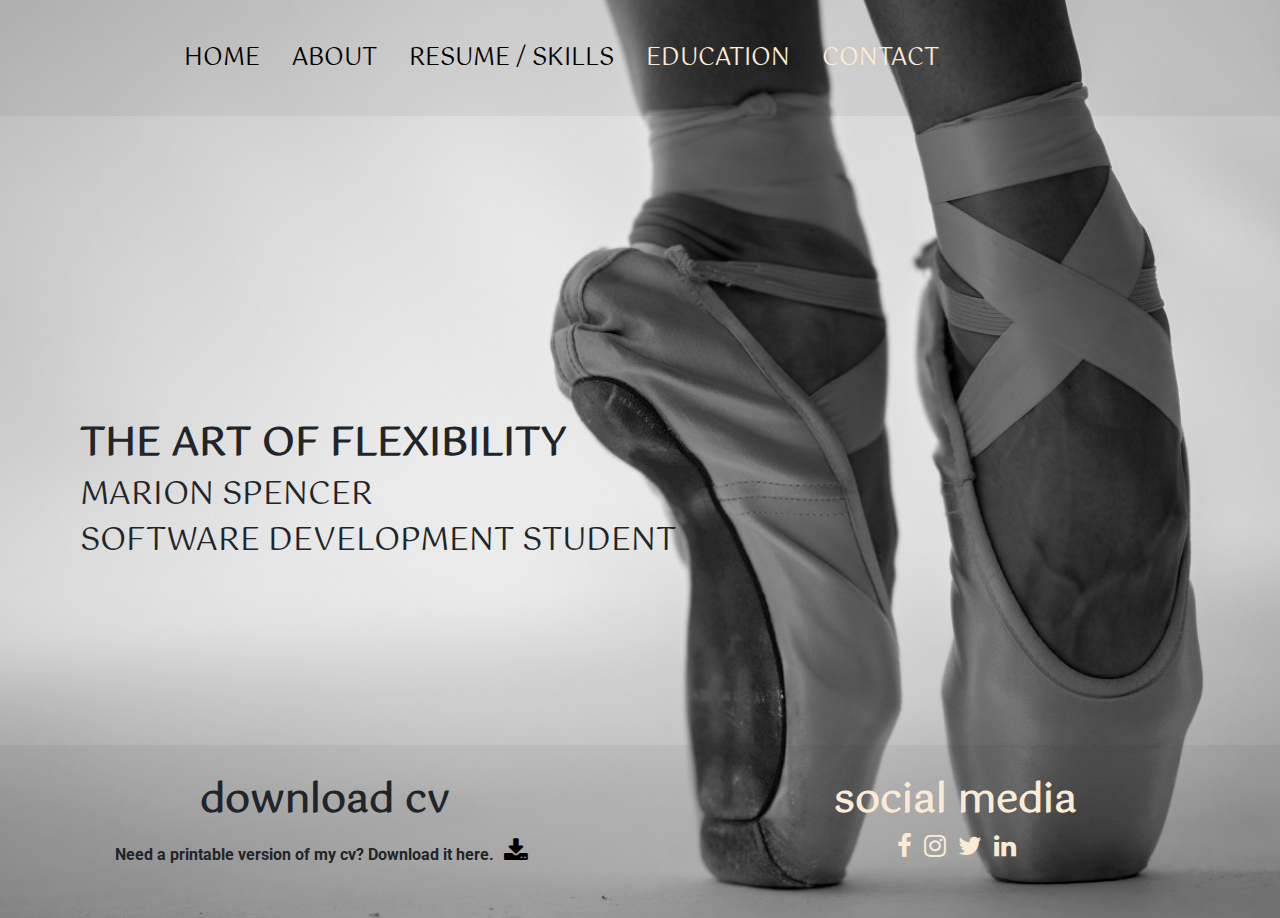
<file: index.html>
<!DOCTYPE html>
<html lang="en">

<head>
	<meta charset="UTF-8">
	<meta name="viewport" content="width=device-width, initial-scale=1.0, shrink-to-fit=no">
	<meta http-equiv="X-UA-Compatible" content="ie=edge">

	<link rel="stylesheet" href="https://stackpath.bootstrapcdn.com/font-awesome/4.7.0/css/font-awesome.min.css">
	<link rel="stylesheet" href="https://stackpath.bootstrapcdn.com/bootstrap/4.4.1/css/bootstrap.min.css" integrity="sha384-Vkoo8x4CGsO3+Hhxv8T/Q5PaXtkKtu6ug5TOeNV6gBiFeWPGFN9MuhOf23Q9Ifjh" crossorigin="anonymous">
	<link rel="stylesheet" href="assets/style.css">
	<title>The Art of Flexibility</title>
</head>

<body>
	<header class="container-fluid" id="home-page">
		<div class="col-sm cv-item">
			<nav class="nav-cv-item d-none d-md-block">
				<ul class="nav test">
					<li class="nav-item uppercase">
						<a class="nav-link b" href="index.html">home</a>
					</li>
					<li class="nav-item uppercase">
						<a class="nav-link b " href="about.html">about</a>
					</li>
					<li class="nav-item uppercase">
						<a class="nav-link b" href="resume.html">resume / skills</a>
					</li>
					<li class="nav-item uppercase">
						<a class="nav-link c" href="education.html">education</a>
					</li>
					<li class="nav-item uppercase">
						<a class="nav-link c" href="contact.html">contact</a>
					</li>
				</ul>
			</nav>
		</div>

		<! adding a dropdown-menu for small devices ->

			<div class="mr-2 d-block d-sm-none">
				<div class="dropdown">
					<a class="btn btn-secondary dropdown-toggle" href="#" role="button" id="dropdownMenuLink" data-toggle="dropdown" aria-haspopup="true" aria-expanded="false">
						Home
					</a>

					<div class="dropdown-menu" aria-labelledby="dropdownMenuLink">
						<a class="dropdown-item" href="about.html">about</a>
						<a class="dropdown-item" href="resume.html">resume</a>
						<a class="dropdown-item" href="education.html">education</a>
						<a class="dropdown-item" href="contact.html">contact</a>
					</div>
				</div>
			</div>
	</header>

	<! simple introduction for the landing page-->

		<section class="container-fluid ">
			<div class="row presentation-page">
				<div class=" col-12 presentation-title ">
					<h1 class="uppercase">the art of flexibility</h1>
					<h2 class="uppercase">marion spencer</h2>
					<h2 class="uppercase">software development student</h2>
				</div>
			</div>
		</section>

		<! the start of the footer-->

			<footer>
				<div class="row footer-position">
					<div class="col-12 col-md-6 download-cv footer-page">
						<h1>download cv</h1>
						<p class="inline-block">
							Need a printable version of my cv? Download it here.
							<a href="assets/cv/Curriculum%20vitae%20pdf.pdf" target="_blank" class="cv-pdf">
								<i class="fa fa-download" aria-hidden="true"></i>
								<span class="sr-only">Download Link</span>
							</a>
						</p>
					</div>

					<div class="col-12 col-md-6 c social-media footer-page">
						<h1>social media</h1>
						<ul class="list-inline social-links">
							<li class="list-inline-item">
								<a target="_blank" href="#">
									<i class="fa fa-facebook" aria-hidden="true"></i>
									<span class="sr-only">Facebook</span>
								</a>
							</li>
							<li class="list-inline-item">
								<a target="_blank" href="#">
									<i class="fa fa-instagram" aria-hidden="true"></i>
									<span class="sr-only">Instagram</span>
								</a>
							</li>
							<li class="list-inline-item">
								<a target="_blank" href="#">
									<i class="fa fa-twitter" aria-hidden="true"></i>
									<span class="sr-only">Twitter</span>
								</a>
							</li>
							<li class="list-inline-item">
								<a target="_blank" href="#">
									<i class="fa fa-linkedin" aria-hidden="true"></i>
									<span class="sr-only">Linkedin</span>
								</a>
							</li>
						</ul>
					</div>
				</div>


			</footer>
			<script src="https://ajax.googleapis.com/ajax/libs/jquery/3.4.1/jquery.min.js"></script>
			<script src="https://stackpath.bootstrapcdn.com/bootstrap/4.4.1/js/bootstrap.min.js" integrity="sha384-wfSDF2E50Y2D1uUdj0O3uMBJnjuUD4Ih7YwaYd1iqfktj0Uod8GCExl3Og8ifwB6" crossorigin="anonymous"></script>
</body></html>
</file>
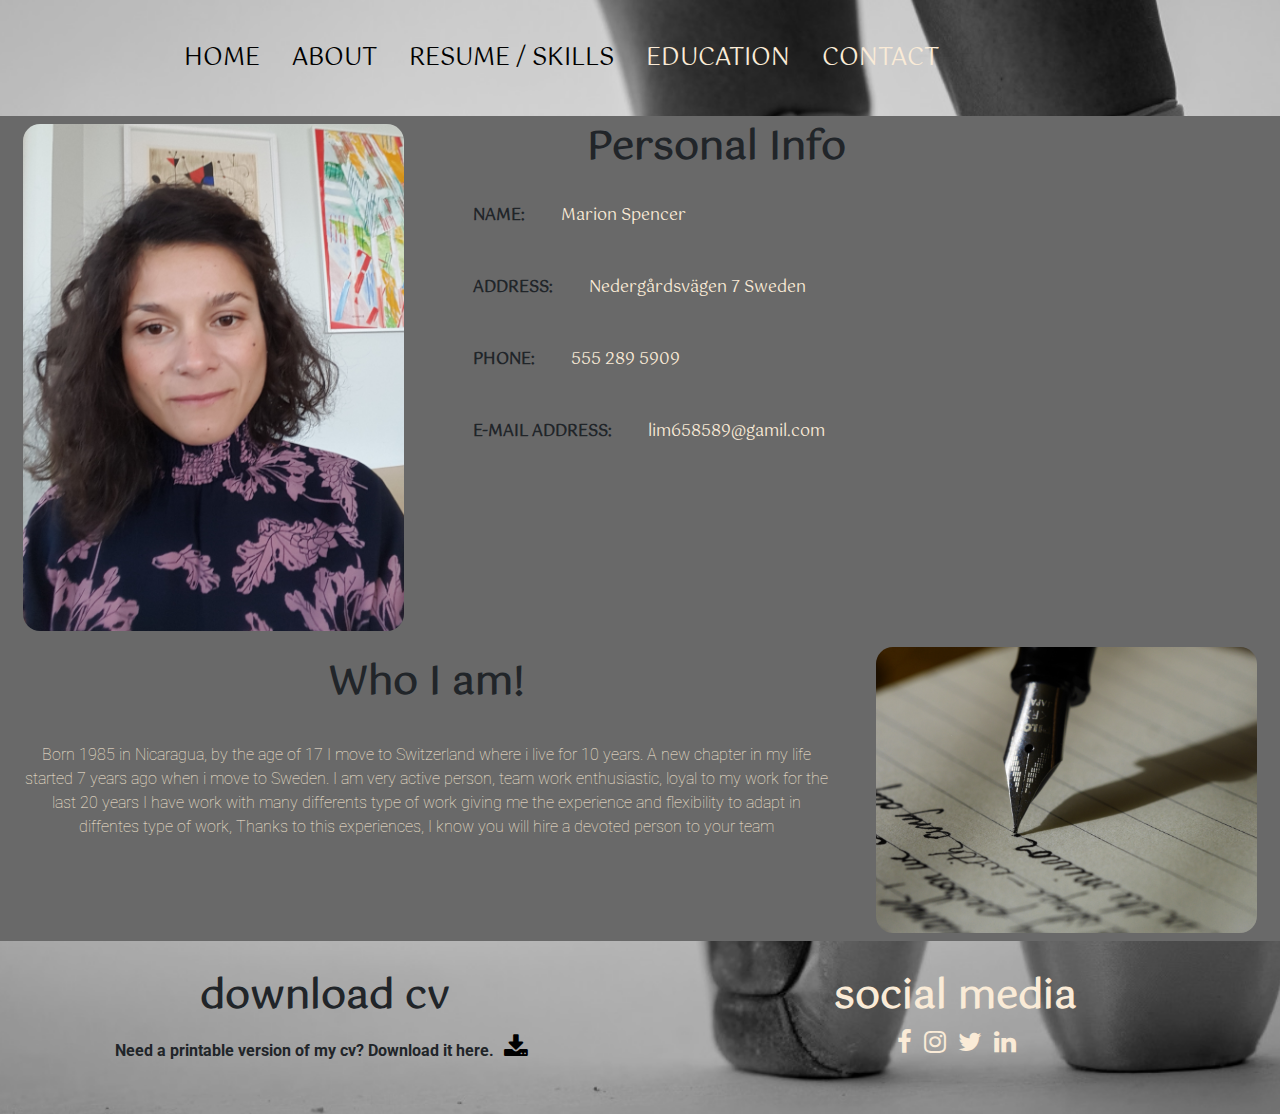
<file: about.html>
<!DOCTYPE html>
<html lang="en">

<head>
	<meta charset="UTF-8">
	<meta name="viewport" content="width=device-width, initial-scale=1.0">
	<meta http-equiv="X-UA-Compatible" content="ie=edge">
	<link rel="stylesheet" href="https://maxcdn.bootstrapcdn.com/bootstrap/4.2.1/css/bootstrap.min.css" type="text/css" />
	<link rel="stylesheet" href="https://stackpath.bootstrapcdn.com/font-awesome/4.7.0/css/font-awesome.min.css">
	<link rel="stylesheet" href="https://stackpath.bootstrapcdn.com/bootstrap/4.4.1/css/bootstrap.min.css" integrity="sha384-Vkoo8x4CGsO3+Hhxv8T/Q5PaXtkKtu6ug5TOeNV6gBiFeWPGFN9MuhOf23Q9Ifjh" crossorigin="anonymous">
	<link rel="stylesheet" href="assets/style.css">
	<title>The Art of Flexibility</title>
</head>

<body>
	<header class="container-fluid" id="home-page">
		<div class="col-sm cv-item">
			<nav class="nav-cv-item d-none d-md-block">
				<ul class="nav test">
					<li class="nav-item uppercase">
						<a class="nav-link b" href="index.html">home</a>
					</li>
					<li class="nav-item uppercase">
						<a class="nav-link b " href="about.html">about</a>
					</li>
					<li class="nav-item uppercase">
						<a class="nav-link b" href="resume.html">resume / skills</a>
					</li>
					<li class="nav-item uppercase">
						<a class="nav-link c" href="education.html">education</a>
					</li>
					<li class="nav-item uppercase">
						<a class="nav-link c" href="contact.html">contact</a>
					</li>
				</ul>
			</nav>
		</div>
		<! the dropdown-menu for small devices->

			<div class="mr-2 d-block d-sm-none">
				<div class="dropdown">
					<a class="btn btn-secondary dropdown-toggle" href="#" role="button" id="dropdownMenuLink" data-toggle="dropdown" aria-haspopup="true" aria-expanded="false">
						Home
					</a>
					<div class="dropdown-menu" aria-labelledby="dropdownMenuLink">
						<a class="dropdown-item" href="about.html">about</a>
						<a class="dropdown-item" href="resume.html">resume</a>
						<a class="dropdown-item" href="education.html">education</a>
						<a class="dropdown-item" href="contact.html">contact</a>
					</div>
				</div>
			</div>
	</header>

	<! the container section for the about page->

		<section class="container-fluid ">
			<div class="row about-content-page">
				<div class="col-md-4 about-picture about-title d-none d-md-block">
					<img src="assets/images/profiek-pic.jpg" alt="">
				</div>

				<div class="col-12 col-md-8 about-title">
					<div class="about-personal-info">
						<div class="col-md-8 ">
							<div class="col-12 info-item-title">
								<h1>Personal Info</h1>
							</div>

							<div class="d-none d-md-block">
								<div class="personal-info-item">
									<div class="key">
										<p class="uppercase"> Name: </p>
									</div>
									<div class="value">
										<p>Marion Spencer</p>
									</div>
								</div>
								<div class="personal-info-item">
									<div class="key">
										<p class="uppercase"> Address: </p>
									</div>
									<div class="value">
										<p>Nedergårdsvägen 7 Sweden</p>
									</div>
								</div>
								<div class="personal-info-item">
									<div class="key">
										<p class="uppercase"> Phone: </p>
									</div>
									<div class="value">
										<p> 555 289 5909 </p>
									</div>
								</div>
								<div class="personal-info-item">
									<div class="key">
										<p class="uppercase"> E-mail address: </p>
									</div>
									<div class="value">
										<p>lim658589@gamil.com</p>
									</div>
								</div>
							</div>

							<div class="mr-2 d-block d-sm-none">
								<div class="dropdown">
									<div class="personal-info-small-device">
										<div class="sm-device">
											<div class="key1">
												<p class="uppercase"> Name: </p>
											</div>
											<div class="value1">
												<p>Marion Spencer</p>
											</div>
										</div>
										<div class="sm-device">
											<div class="key1">
												<p class="uppercase"> Address: </p>
											</div>
											<div class="value1">
												<p>Nedergårdsvägen 7 Sweden</p>
											</div>
										</div>
										<div class="sm-device">
											<div class="key1">
												<p class="uppercase"> Phone: </p>
											</div>
											<div class="value1">
												<p> 555 289 5909 </p>
											</div>
										</div>
										<div class="sm-device">
											<div class="key1">
												<p class="uppercase"> E-mail address: </p>
											</div>
											<div class="value1">
												<p>lim658589@gamil.com</p>
											</div>
										</div>
									</div>
								</div>
							</div>
						</div>
					</div>
				</div>

				<div class="col-12 col-md-8 about-me ">
					<div>
						<h1 class="who-i-am">Who I am!</h1>
						<p class="p-info">Born 1985 in Nicaragua, by the age of 17 I move to Switzerland
							where i live for 10 years.
							A new chapter in my life started 7 years ago when i move to Sweden.
							I am very active person, team work enthusiastic, loyal to my work
							for the last 20 years I have work with many differents type of work giving me the experience and flexibility to adapt in diffentes type of work,
							Thanks to this experiences, I know you will hire a devoted person to your team </p>
					</div>
				</div>

				<div class="col-12 col-md-4 about-title">
					<div class="about-picture d-none d-md-block">
						<img src="assets/images/aaron-burden-y02jEX_B0O0-unsplash.jpg" alt="">
					</div>
				</div>
			</div>
		</section>

		<! the start of the footer-->
			<footer>
				<div class="row footer-position">
					<div class="col-12 col-md-6 download-cv footer-page">
						<h1>download cv</h1>
						<p class="inline-block">
							Need a printable version of my cv? Download it here.
							<a href="assets/cv/Curriculum%20vitae%20pdf.pdf" target="_blank" class="cv-pdf">
								<i class="fa fa-download" aria-hidden="true"></i>
								<span class="sr-only">Download Link</span>
							</a>
						</p>
					</div>

					<div class="col-12 col-md-6 c social-media footer-page">
						<h1>social media</h1>
						<ul class="list-inline social-links">
							<li class="list-inline-item">
								<a target="_blank" href="https://www.facebook.com">
									<i class="fa fa-facebook" aria-hidden="true"></i>
									<span class="sr-only">Facebook</span>
								</a>
							</li>
							<li class="list-inline-item">
								<a target="_blank" href="https://www.instagram.com">
									<i class="fa fa-instagram" aria-hidden="true"></i>
									<span class="sr-only">Instagram</span>
								</a>
							</li>
							<li class="list-inline-item">
								<a target="_blank" href="https://www.twitter.com">
									<i class="fa fa-twitter" aria-hidden="true"></i>
									<span class="sr-only">Twitter</span>
								</a>
							</li>
							<li class="list-inline-item">
								<a target="_blank" href="https://www.linkedin.com">
									<i class="fa fa-linkedin" aria-hidden="true"></i>
									<span class="sr-only">Linkedin</span>
								</a>
							</li>
						</ul>
					</div>
				</div>


			</footer>
			<script src="https://ajax.googleapis.com/ajax/libs/jquery/3.4.1/jquery.min.js"></script>
			<script src="https://stackpath.bootstrapcdn.com/bootstrap/4.4.1/js/bootstrap.min.js" integrity="sha384-wfSDF2E50Y2D1uUdj0O3uMBJnjuUD4Ih7YwaYd1iqfktj0Uod8GCExl3Og8ifwB6" crossorigin="anonymous"></script>
</body></html>
</file>
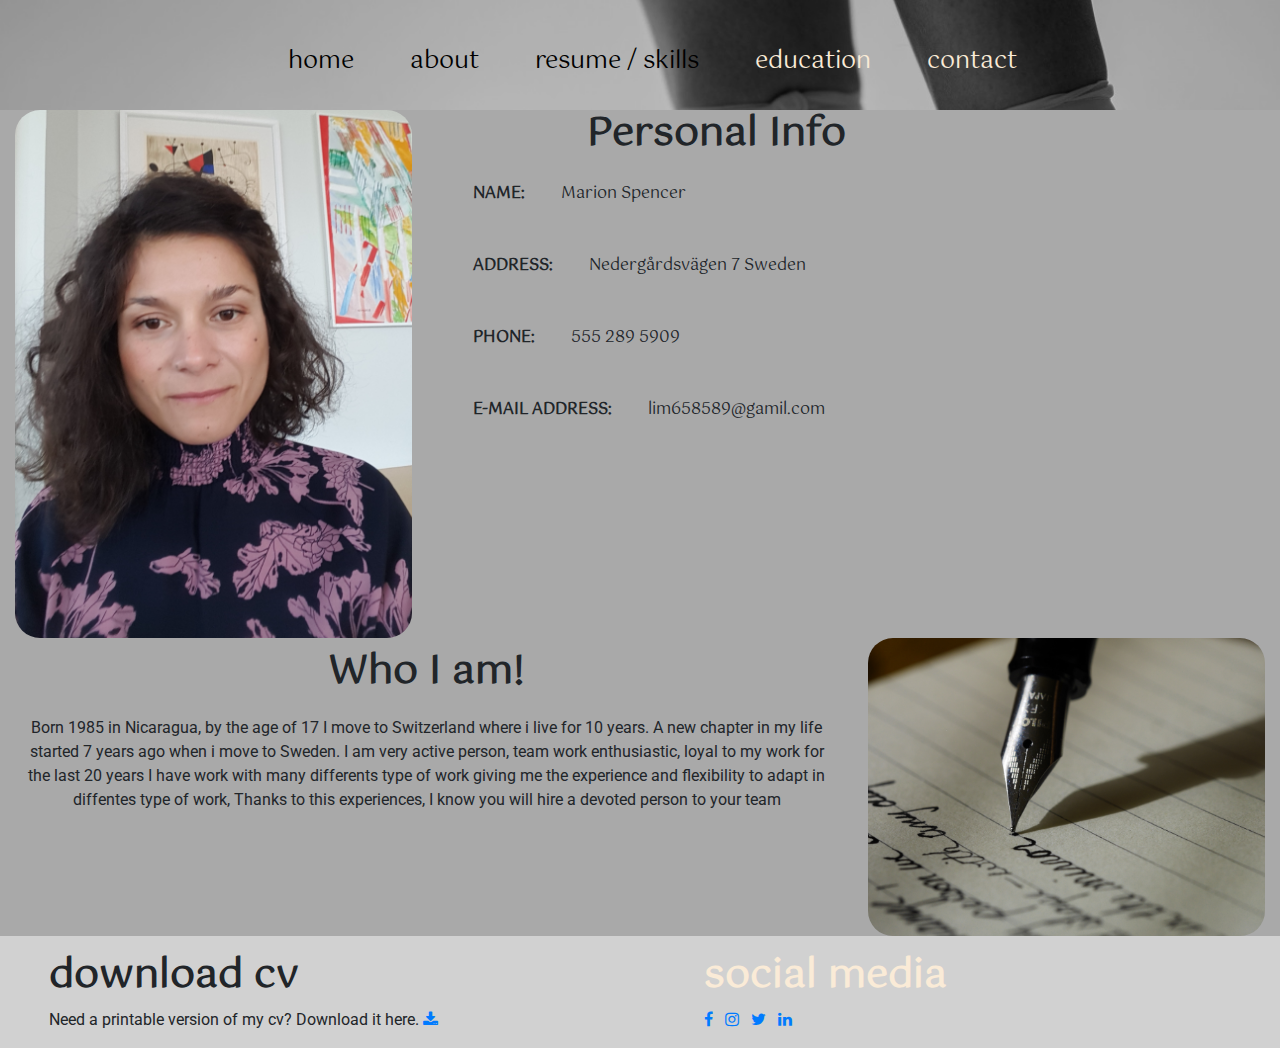
<file: about1.html>
<!DOCTYPE html>
<html lang="en">

<head>
	<meta charset="UTF-8">
	<meta name="viewport" content="width=device-width, initial-scale=1.0">
	<meta http-equiv="X-UA-Compatible" content="ie=edge">
	<link rel="stylesheet" href="https://maxcdn.bootstrapcdn.com/bootstrap/4.2.1/css/bootstrap.min.css" type="text/css" />
	<link rel="stylesheet" href="https://stackpath.bootstrapcdn.com/font-awesome/4.7.0/css/font-awesome.min.css">
	<link rel="stylesheet" href="https://stackpath.bootstrapcdn.com/bootstrap/4.4.1/css/bootstrap.min.css" integrity="sha384-Vkoo8x4CGsO3+Hhxv8T/Q5PaXtkKtu6ug5TOeNV6gBiFeWPGFN9MuhOf23Q9Ifjh" crossorigin="anonymous">
	<link rel="stylesheet" href="assets/style1.css">
	<title>The Art of Flexibility</title>
</head>

<body>
	<header class="container-fluid">
		<div class="row">
			<div class="col-12 cv-item">
				<nav class="navbar-expand-sm d-none d-md-block">
					<ul class="nav justify-content-center ">
						<li class="nav-item">
							<a class="nav-link active b" href="index1.html">home</a>
						</li>
						<li class="nav-item ">
							<a class="nav-link b " href="about1.html">about</a>
						</li>
						<li class="nav-item">
							<a class="nav-link b" href="resume1.html">resume / skills</a>
						</li>
						<li class="nav-item">
							<a class="nav-link c" href="education1.html">education</a>
						</li>
						<li class="nav-item">
							<a class="nav-link c" href="contact1.html">contact</a>
						</li>
					</ul>
				</nav>
				<div class="mr-2 d-block d-sm-none">
					<div class="dropdown">
						<a class="btn btn-secondary dropdown-toggle" href="#" role="button" id="dropdownMenuLink" data-toggle="dropdown" aria-haspopup="true" aria-expanded="false">
							Dropdown link
						</a>

						<div class="dropdown-menu" aria-labelledby="dropdownMenuLink">
							<a class="dropdown-item" href="about1.html">about</a>
							<a class="dropdown-item" href="resume1.html">resume</a>
							<a class="dropdown-item" href="education1.html">education</a>
							<a class="dropdown-item" href="contact1.html">contact</a>
						</div>
					</div>
				</div>
			</div>
		</div>
	</header>

	<section class="container-fluid about-content-page">
		<div class="row">
			<div class="col-12 col-md-4 about-picture about-title d-none d-md-block">
				<img src="assets/images/profiek-pic.jpg" alt="">
			</div>

			<div class="col-12 col-md-8 about-title">
				<div class="about-personal-info">
					<div class="col-md-8 ">
						<div class="col-12 info-item-title">
							<h1>Personal Info</h1>
						</div>

						<div class="d-none d-md-block">
							<div class="personal-info-item">
								<div class="key">
									<p class="uppercase"> Name: </p>
								</div>
								<div class="value">
									<p>Marion Spencer</p>
								</div>
							</div>
							<div class="personal-info-item">
								<div class="key">
									<p class="uppercase"> Address: </p>
								</div>
								<div class="value">
									<p>Nedergårdsvägen 7 Sweden</p>
								</div>
							</div>
							<div class="personal-info-item">
								<div class="key">
									<p class="uppercase"> Phone: </p>
								</div>
								<div class="value">
									<p> 555 289 5909 </p>
								</div>
							</div>
							<div class="personal-info-item">
								<div class="key">
									<p class="uppercase"> E-mail address: </p>
								</div>
								<div class="value">
									<p>lim658589@gamil.com</p>
								</div>
							</div>
						</div>

						<div class="mr-2 d-block d-sm-none">
							<div class="dropdown">
								<div class="personal-info-small-device">
									<div class="sm-device">
										<div class="key1">
											<p class="uppercase"> Name: </p>
										</div>
										<div class="value1">
											<p>Marion Spencer</p>
										</div>
									</div>
									<div class="sm-device">
										<div class="key1">
											<p class="uppercase"> Address: </p>
										</div>
										<div class="value1">
											<p>Nedergårdsvägen 7 Sweden</p>
										</div>
									</div>
									<div class="sm-device">
										<div class="key1">
											<p class="uppercase"> Phone: </p>
										</div>
										<div class="value1">
											<p> 555 289 5909 </p>
										</div>
									</div>
									<div class="sm-device">
										<div class="key1">
											<p class="uppercase"> E-mail address: </p>
										</div>
										<div class="value1">
											<p>lim658589@gamil.com</p>
										</div>
									</div>
								</div>
							</div>
						</div>
					</div>
				</div>
			</div>
			<div class="col-12 col-md-8 about-me ">
				<div>
					<h1 class="who-i-am">Who I am!</h1>
					<p class="p-info">Born 1985 in Nicaragua, by the age of 17 I move to Switzerland
						where i live for 10 years.
						A new chapter in my life started 7 years ago when i move to Sweden.
						I am very active person, team work enthusiastic, loyal to my work
						for the last 20 years I have work with many differents type of work giving me the experience and flexibility to adapt in diffentes type of work,
						Thanks to this experiences, I know you will hire a devoted person to your team </p>
				</div>

			</div>

			<div class="col-12 col-md-4 about-title">
				<div class="about-picture">
					<img src="assets/images/aaron-burden-y02jEX_B0O0-unsplash.jpg" alt="">
				</div>
			</div>
		</div>
	</section>


	<footer>
		<div class="row footer-position">
			<div class="col-12 col-md-6 download-cv footer-page">
				<h1>download cv</h1>
				<p class="inline-block">
					Need a printable version of my cv? Download it here.
					<a href="assets/cv/sample-cv%20(1).pdf" target="_blank" class="cv-pdf">
						<i class="fa fa-download" aria-hidden="true"></i>
						<span class="sr-only">Download Link</span>
					</a>
				</p>
			</div>

			<div class="col-12 col-md-6 c social-media footer-page">
				<h1>social media</h1>
				<ul class="list-inline social-links">
					<li class="list-inline-item">
						<a target="_blank" href="#">
							<i class="fa fa-facebook" aria-hidden="true"></i>
							<span class="sr-only">Facebook</span>
						</a>
					</li>
					<li class="list-inline-item">
						<a target="_blank" href="#">
							<i class="fa fa-instagram" aria-hidden="true"></i>
							<span class="sr-only">Instagram</span>
						</a>
					</li>
					<li class="list-inline-item">
						<a target="_blank" href="#">
							<i class="fa fa-twitter" aria-hidden="true"></i>
							<span class="sr-only">Twitter</span>
						</a>
					</li>
					<li class="list-inline-item">
						<a target="_blank" href="#">
							<i class="fa fa-linkedin" aria-hidden="true"></i>
							<span class="sr-only">Linkedin</span>
						</a>
					</li>
				</ul>
			</div>
		</div>


	</footer>
	<script src="https://ajax.googleapis.com/ajax/libs/jquery/3.4.1/jquery.min.js"></script>
	<script src="https://stackpath.bootstrapcdn.com/bootstrap/4.4.1/js/bootstrap.min.js" integrity="sha384-wfSDF2E50Y2D1uUdj0O3uMBJnjuUD4Ih7YwaYd1iqfktj0Uod8GCExl3Og8ifwB6" crossorigin="anonymous"></script>
</body></html>
</file>
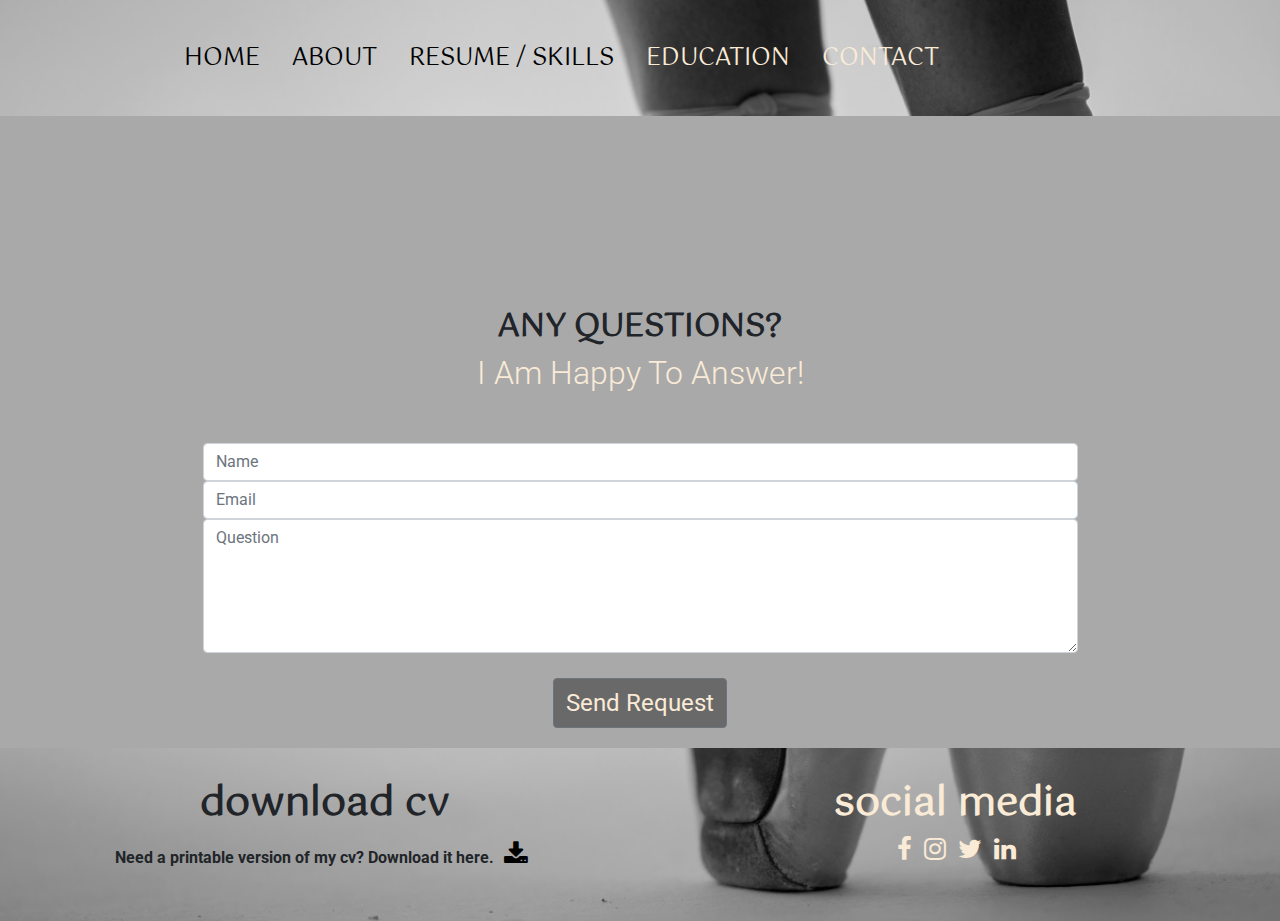
<file: contact.html>
<!DOCTYPE html>
<html lang="en">

<head>
	<meta charset="UTF-8">
	<meta name="viewport" content="width=device-width, initial-scale=1.0">
	<meta http-equiv="X-UA-Compatible" content="ie=edge">
	<link rel="stylesheet" href="https://maxcdn.bootstrapcdn.com/bootstrap/4.2.1/css/bootstrap.min.css" type="text/css" />
	<link rel="stylesheet" href="https://stackpath.bootstrapcdn.com/font-awesome/4.7.0/css/font-awesome.min.css">
	<link rel="stylesheet" href="https://stackpath.bootstrapcdn.com/bootstrap/4.4.1/css/bootstrap.min.css" integrity="sha384-Vkoo8x4CGsO3+Hhxv8T/Q5PaXtkKtu6ug5TOeNV6gBiFeWPGFN9MuhOf23Q9Ifjh" crossorigin="anonymous">
	<link rel="stylesheet" href="assets/style.css">
	<title>The Art of Flexibility</title>
</head>

<body>
	<header class="container-fluid" id="home-page">
		<div class="col-sm cv-item">
			<nav class="nav-cv-item d-none d-md-block">
				<ul class="nav test">
					<li class="nav-item uppercase">
						<a class="nav-link b" href="index.html">home</a>
					</li>
					<li class="nav-item uppercase">
						<a class="nav-link b " href="about.html">about</a>
					</li>
					<li class="nav-item uppercase">
						<a class="nav-link b" href="resume.html">resume / skills</a>
					</li>
					<li class="nav-item uppercase">
						<a class="nav-link c" href="education.html">education</a>
					</li>
					<li class="nav-item uppercase">
						<a class="nav-link c" href="contact.html">contact</a>
					</li>
				</ul>
			</nav>
		</div>

		<! the dropdown-menu->

			<div class="mr-2 d-block d-sm-none">
				<div class="dropdown">
					<a class="btn btn-secondary dropdown-toggle" href="#" role="button" id="dropdownMenuLink" data-toggle="dropdown" aria-haspopup="true" aria-expanded="false">
						Home
					</a>
					<div class="dropdown-menu" aria-labelledby="dropdownMenuLink">
						<a class="dropdown-item" href="about.html">about</a>
						<a class="dropdown-item" href="resume.html">resume</a>
						<a class="dropdown-item" href="education.html">education</a>
						<a class="dropdown-item" href="contact.html">contact</a>
					</div>
				</div>
			</div>
	</header>

	<! a simple contact using code institute reference->

		<section class="container-fluid">
			<div class="row contact-page">
				<div class="col">
					<h3 class="contact-heading uppercase text-center">Any questions?</h3>
					<h5 class=" contact-form-text text-center">I am happy to answer!</h5>

					<div class="center-form">
						<form>
							<input type="text" name="name" id="fullname" class="form-control" placeholder="Name" required />

							<input type="email" name="email" id="emailaddress" class="form-control" placeholder="Email" required />

							<textarea rows="5" name="question" id="question" class="form-control" placeholder="Question" required></textarea>

							<div class="form-row text-center">
								<div class="col">
									<button type="submit" class="btn btn-secondary">Send Request</button>
								</div>
							</div>
						</form>
					</div>
				</div>
			</div>
		</section>

		<! the start of the footer-->

			<footer>
				<div class="row footer-position">
					<div class="col-sm download-cv footer-page">
						<h1>download cv</h1>
						<p class="inline-block">
							Need a printable version of my cv? Download it here.
							<a href="assets/cv/Curriculum%20vitae%20pdf.pdf" target="_blank" class="cv-pdf">
								<i class="fa fa-download" aria-hidden="true"></i>
								<span class="sr-only">Download Link</span>
							</a>
						</p>
					</div>

					<div class="col-sm c social-media footer-page">
						<h1>social media</h1>
						<ul class="list-inline social-links">
							<li class="list-inline-item">
								<a target="_blank" href="#">
									<i class="fa fa-facebook" aria-hidden="true"></i>
									<span class="sr-only">Facebook</span>
								</a>
							</li>
							<li class="list-inline-item">
								<a target="_blank" href="#">
									<i class="fa fa-instagram" aria-hidden="true"></i>
									<span class="sr-only">Instagram</span>
								</a>
							</li>
							<li class="list-inline-item">
								<a target="_blank" href="#">
									<i class="fa fa-twitter" aria-hidden="true"></i>
									<span class="sr-only">Twitter</span>
								</a>
							</li>
							<li class="list-inline-item">
								<a target="_blank" href="#">
									<i class="fa fa-linkedin" aria-hidden="true"></i>
									<span class="sr-only">Linkedin</span>
								</a>
							</li>
						</ul>
					</div>
				</div>


			</footer>
			<script src="https://ajax.googleapis.com/ajax/libs/jquery/3.4.1/jquery.min.js"></script>
			<script src="https://stackpath.bootstrapcdn.com/bootstrap/4.4.1/js/bootstrap.min.js" integrity="sha384-wfSDF2E50Y2D1uUdj0O3uMBJnjuUD4Ih7YwaYd1iqfktj0Uod8GCExl3Og8ifwB6" crossorigin="anonymous"></script>
</body></html>
</file>
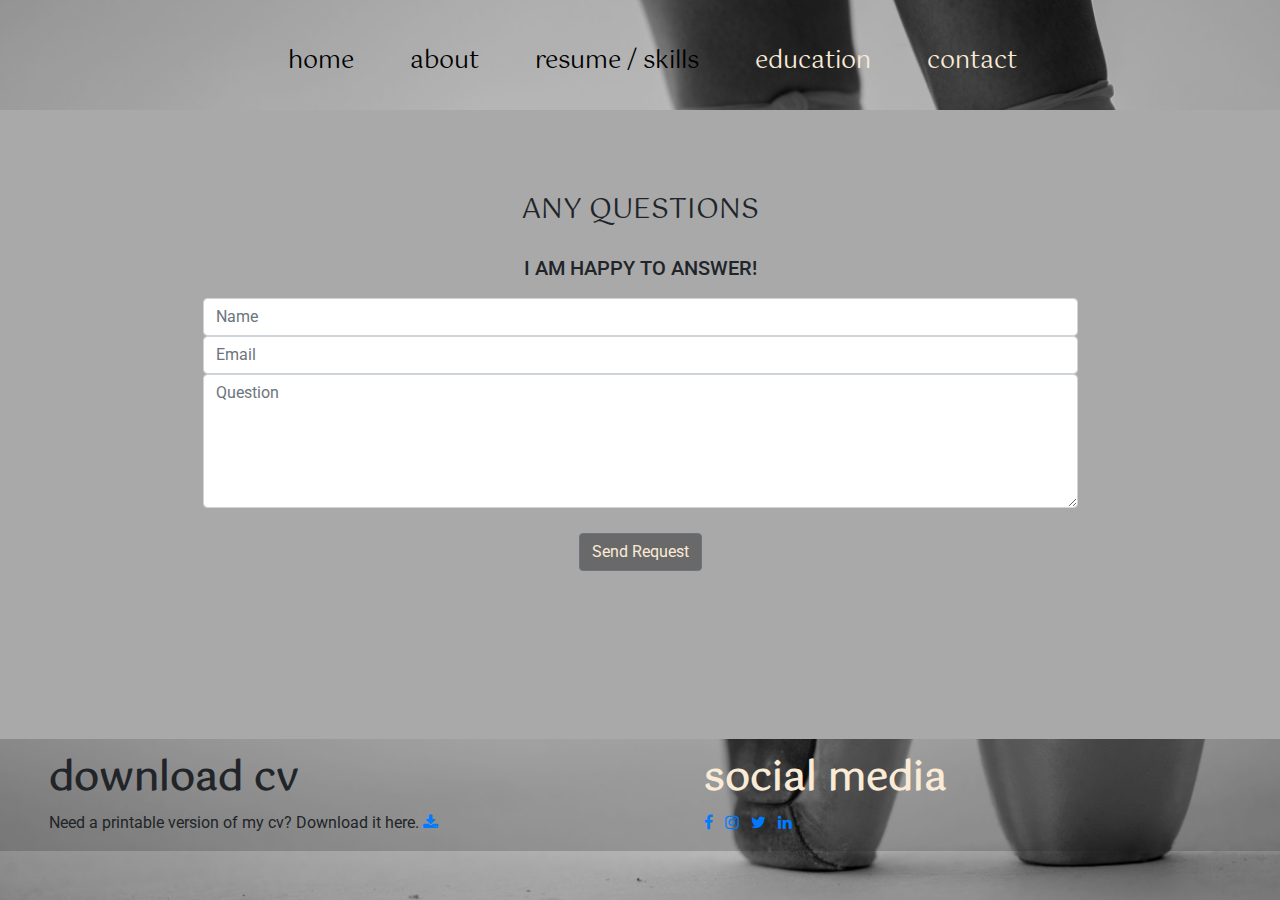
<file: contact1.html>
<!DOCTYPE html>
<html lang="en">

<head>
	<meta charset="UTF-8">
	<meta name="viewport" content="width=device-width, initial-scale=1.0">
	<meta http-equiv="X-UA-Compatible" content="ie=edge">
	<link rel="stylesheet" href="https://maxcdn.bootstrapcdn.com/bootstrap/4.2.1/css/bootstrap.min.css" type="text/css" />
	<link rel="stylesheet" href="https://stackpath.bootstrapcdn.com/font-awesome/4.7.0/css/font-awesome.min.css">
	<link rel="stylesheet" href="https://stackpath.bootstrapcdn.com/bootstrap/4.4.1/css/bootstrap.min.css" integrity="sha384-Vkoo8x4CGsO3+Hhxv8T/Q5PaXtkKtu6ug5TOeNV6gBiFeWPGFN9MuhOf23Q9Ifjh" crossorigin="anonymous">
	<link rel="stylesheet" href="assets/style1.css">
	<title>The Art of Flexibility</title>
</head>

<body>
	<header class="container-fluid">
		<div class="row">
			<div class="col-12 cv-item">
				<nav class="navbar-expand-sm d-none d-md-block">
					<ul class="nav justify-content-center ">
						<li class="nav-item">
							<a class="nav-link active b" href="index1.html">home</a>
						</li>
						<li class="nav-item ">
							<a class="nav-link b " href="about1.html">about</a>
						</li>
						<li class="nav-item">
							<a class="nav-link b" href="resume1.html">resume / skills</a>
						</li>
						<li class="nav-item">
							<a class="nav-link c" href="education1.html">education</a>
						</li>
						<li class="nav-item">
							<a class="nav-link c" href="contact1.html">contact</a>
						</li>
					</ul>
				</nav>
				<div class="mr-2 d-block d-sm-none">
					<div class="dropdown">
						<a class="btn btn-secondary dropdown-toggle" href="#" role="button" id="dropdownMenuLink" data-toggle="dropdown" aria-haspopup="true" aria-expanded="false">
							Dropdown link
						</a>

						<div class="dropdown-menu" aria-labelledby="dropdownMenuLink">
							<a class="dropdown-item" href="about1.html">about</a>
							<a class="dropdown-item" href="resume1.html">resume</a>
							<a class="dropdown-item" href="education1.html">education</a>
							<a class="dropdown-item" href="contact1.html">contact</a>
						</div>
					</div>
				</div>
			</div>
		</div>
	</header>

	<section class="container-fluid">
		<div class="row contact-page">
			<div class="col">
				<h3 class="contact-heading uppercase text-center">Any questions</h3>
				<h5 class="uppercase text-center">I am happy to answer!</h5>

				<div class="center-form">
					<form>
						<input type="text" name="name" id="fullname" class="form-control" placeholder="Name" required />

						<input type="email" name="email" id="emailaddress" class="form-control" placeholder="Email" required />

						<textarea rows="5" name="question" id="question" class="form-control" placeholder="Question" required></textarea>

						<div class="form-row text-center">
							<div class="col">
								<button type="submit" class="btn btn-secondary">Send Request</button>
							</div>
						</div>

					</form>
				</div>
			</div>
		</div>

	</section>


	<footer>
		<div class="row footer-position">
			<div class="col-12 col-md-6 download-cv footer-page">
				<h1>download cv</h1>
				<p class="inline-block">
					Need a printable version of my cv? Download it here.
					<a href="assets/cv/sample-cv%20(1).pdf" target="_blank" class="cv-pdf">
						<i class="fa fa-download" aria-hidden="true"></i>
						<span class="sr-only">Download Link</span>
					</a>
				</p>
			</div>

			<div class="col-12 col-md-6 c social-media footer-page">
				<h1>social media</h1>
				<ul class="list-inline social-links">
					<li class="list-inline-item">
						<a target="_blank" href="#">
							<i class="fa fa-facebook" aria-hidden="true"></i>
							<span class="sr-only">Facebook</span>
						</a>
					</li>
					<li class="list-inline-item">
						<a target="_blank" href="#">
							<i class="fa fa-instagram" aria-hidden="true"></i>
							<span class="sr-only">Instagram</span>
						</a>
					</li>
					<li class="list-inline-item">
						<a target="_blank" href="#">
							<i class="fa fa-twitter" aria-hidden="true"></i>
							<span class="sr-only">Twitter</span>
						</a>
					</li>
					<li class="list-inline-item">
						<a target="_blank" href="#">
							<i class="fa fa-linkedin" aria-hidden="true"></i>
							<span class="sr-only">Linkedin</span>
						</a>
					</li>
				</ul>
			</div>
		</div>


	</footer>
	<script src="https://ajax.googleapis.com/ajax/libs/jquery/3.4.1/jquery.min.js"></script>
	<script src="https://stackpath.bootstrapcdn.com/bootstrap/4.4.1/js/bootstrap.min.js" integrity="sha384-wfSDF2E50Y2D1uUdj0O3uMBJnjuUD4Ih7YwaYd1iqfktj0Uod8GCExl3Og8ifwB6" crossorigin="anonymous"></script>
</body></html>
</file>
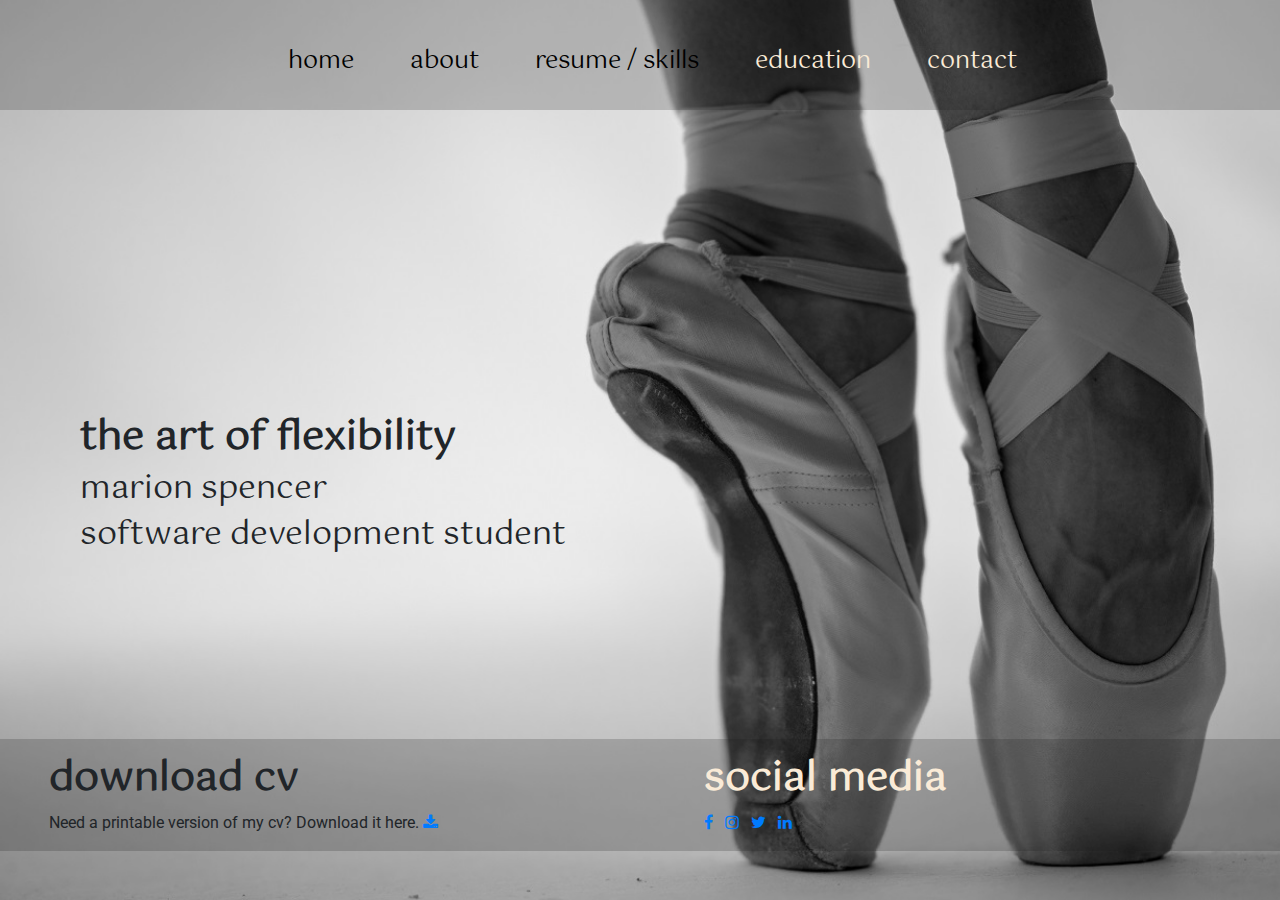
<file: index1.html>
<!DOCTYPE html>
<html lang="en">

<head>
	<meta charset="UTF-8">
	<meta name="viewport" content="width=device-width, initial-scale=1.0">
	<meta http-equiv="X-UA-Compatible" content="ie=edge">
	<link rel="stylesheet" href="https://maxcdn.bootstrapcdn.com/bootstrap/4.2.1/css/bootstrap.min.css" type="text/css" />
	<link rel="stylesheet" href="https://stackpath.bootstrapcdn.com/font-awesome/4.7.0/css/font-awesome.min.css">
	<link rel="stylesheet" href="https://stackpath.bootstrapcdn.com/bootstrap/4.4.1/css/bootstrap.min.css" integrity="sha384-Vkoo8x4CGsO3+Hhxv8T/Q5PaXtkKtu6ug5TOeNV6gBiFeWPGFN9MuhOf23Q9Ifjh" crossorigin="anonymous">
	<link rel="stylesheet" href="assets/style1.css">
	<title>The Art of Flexibility</title>
</head>

<body>
	<header class="container-fluid">
		<div class="row">
			<div class="col-12 cv-item">
				<nav class="navbar-expand-sm d-none d-md-block">
					<ul class="nav justify-content-center ">
						<li class="nav-item">
							<a class="nav-link active b" href="index1.html">home</a>
						</li>
						<li class="nav-item ">
							<a class="nav-link b " href="about1.html">about</a>
						</li>
						<li class="nav-item">
							<a class="nav-link b" href="resume1.html">resume / skills</a>
						</li>
						<li class="nav-item">
							<a class="nav-link c" href="education1.html">education</a>
						</li>
						<li class="nav-item">
							<a class="nav-link c" href="contact1.html">contact</a>
						</li>
					</ul>
				</nav>
				<div class="mr-2 d-block d-sm-none">
					<div class="dropdown">
						<a class="btn btn-secondary dropdown-toggle" href="#" role="button" id="dropdownMenuLink" data-toggle="dropdown" aria-haspopup="true" aria-expanded="false">
							Dropdown link
						</a>

						<div class="dropdown-menu" aria-labelledby="dropdownMenuLink">
							<a class="dropdown-item" href="about1.html">about</a>
							<a class="dropdown-item" href="resume1.html">resume</a>
							<a class="dropdown-item" href="education1.html">education</a>
							<a class="dropdown-item" href="contact1.html">contact</a>
						</div>
					</div>
				</div>
			</div>
		</div>
	</header>

	<section class="container-fluid presentation-page d-none d-md-block">
		<div class="row">
			<div class="col-12 presentation-title d-none d-md-block">
				<h1>the art of flexibility</h1>
				<h2>marion spencer</h2>
				<h2>software development student</h2>
			</div>
		</div>
	</section>


	<footer>
		<div class="row footer-position">
			<div class="col-12 col-md-6 download-cv footer-page">
				<h1>download cv</h1>
				<p class="inline-block">
					Need a printable version of my cv? Download it here.
					<a href="assets/cv/sample-cv%20(1).pdf" target="_blank" class="cv-pdf">
						<i class="fa fa-download" aria-hidden="true"></i>
						<span class="sr-only">Download Link</span>
					</a>
				</p>
			</div>

			<div class="col-12 col-md-6 c social-media footer-page">
				<h1>social media</h1>
				<ul class="list-inline social-links">
					<li class="list-inline-item">
						<a target="_blank" href="#">
							<i class="fa fa-facebook" aria-hidden="true"></i>
							<span class="sr-only">Facebook</span>
						</a>
					</li>
					<li class="list-inline-item">
						<a target="_blank" href="#">
							<i class="fa fa-instagram" aria-hidden="true"></i>
							<span class="sr-only">Instagram</span>
						</a>
					</li>
					<li class="list-inline-item">
						<a target="_blank" href="#">
							<i class="fa fa-twitter" aria-hidden="true"></i>
							<span class="sr-only">Twitter</span>
						</a>
					</li>
					<li class="list-inline-item">
						<a target="_blank" href="#">
							<i class="fa fa-linkedin" aria-hidden="true"></i>
							<span class="sr-only">Linkedin</span>
						</a>
					</li>
				</ul>
			</div>
		</div>


	</footer>
	<script src="https://ajax.googleapis.com/ajax/libs/jquery/3.4.1/jquery.min.js"></script>
	<script src="https://stackpath.bootstrapcdn.com/bootstrap/4.4.1/js/bootstrap.min.js" integrity="sha384-wfSDF2E50Y2D1uUdj0O3uMBJnjuUD4Ih7YwaYd1iqfktj0Uod8GCExl3Og8ifwB6" crossorigin="anonymous"></script>
</body></html>
</file>
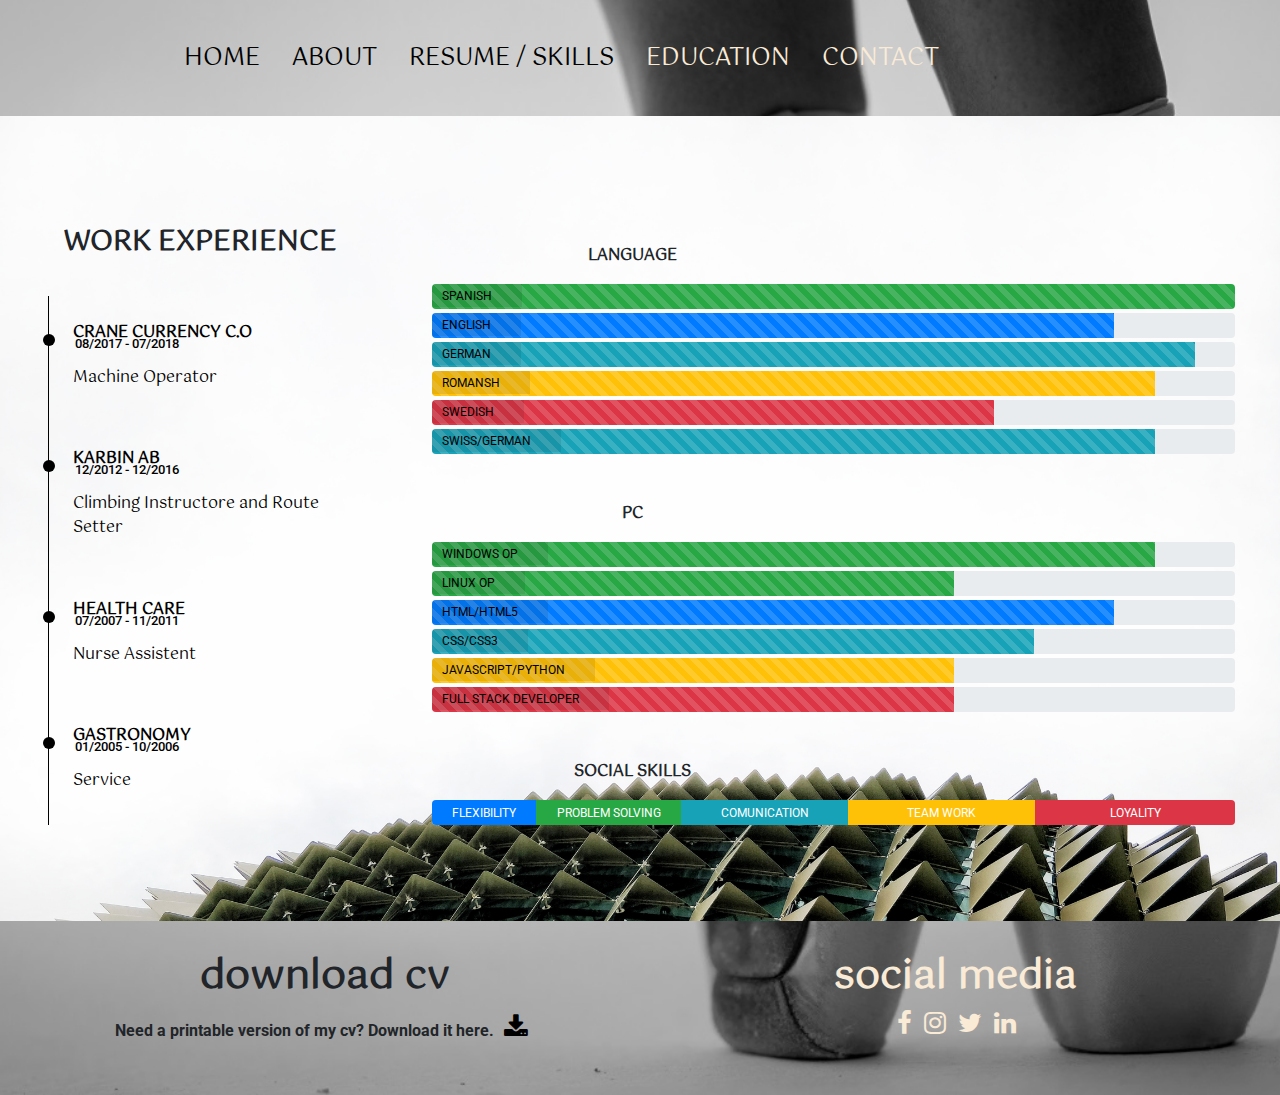
<file: resume.html>
<!DOCTYPE html>
<html lang="en">

<head>
	<meta charset="UTF-8">
	<meta name="viewport" content="width=device-width, initial-scale=1.0">
	<meta http-equiv="X-UA-Compatible" content="ie=edge">
	<link rel="stylesheet" href="https://maxcdn.bootstrapcdn.com/bootstrap/4.2.1/css/bootstrap.min.css" type="text/css" />
	<link rel="stylesheet" href="https://stackpath.bootstrapcdn.com/font-awesome/4.7.0/css/font-awesome.min.css">
	<link rel="stylesheet" href="https://stackpath.bootstrapcdn.com/bootstrap/4.4.1/css/bootstrap.min.css" integrity="sha384-Vkoo8x4CGsO3+Hhxv8T/Q5PaXtkKtu6ug5TOeNV6gBiFeWPGFN9MuhOf23Q9Ifjh" crossorigin="anonymous">
	<link rel="stylesheet" href="assets/style.css">
	<title>The Art of Flexibility</title>
</head>

<body>
	<header class="container-fluid" id="home-page">
		<div class="col-sm cv-item">
			<nav class="nav-cv-item d-none d-md-block">
				<ul class="nav test">
					<li class="nav-item uppercase">
						<a class="nav-link b" href="index.html">home</a>
					</li>
					<li class="nav-item uppercase">
						<a class="nav-link b " href="about.html">about</a>
					</li>
					<li class="nav-item uppercase">
						<a class="nav-link b" href="resume.html">resume / skills</a>
					</li>
					<li class="nav-item uppercase">
						<a class="nav-link c" href="education.html">education</a>
					</li>
					<li class="nav-item uppercase">
						<a class="nav-link c" href="contact.html">contact</a>
					</li>
				</ul>
			</nav>
		</div>

		<! the dropdown-menu for small devices->

			<div class="mr-2 d-block d-sm-none">
				<div class="dropdown">
					<a class="btn btn-secondary dropdown-toggle" href="#" role="button" id="dropdownMenuLink" data-toggle="dropdown" aria-haspopup="true" aria-expanded="false">
						Home
					</a>
					<div class="dropdown-menu" aria-labelledby="dropdownMenuLink">
						<a class="dropdown-item" href="about.html">about</a>
						<a class="dropdown-item" href="resume.html">resume</a>
						<a class="dropdown-item" href="education.html">education</a>
						<a class="dropdown-item" href="contact.html">contact</a>
					</div>
				</div>
			</div>
	</header>

	<! resume and skill content-->

		<section>
			<div id="section-resume" class="container-fluid">
				<div class="row resume-page ">
					<div class="col-sm col-md-4 work-history d-none d-md-block">
						<div class="col-12">
							<h3 class="work-title uppercase">Work Experience</h3>
						</div>
						<div class="timeline-item" data-dates="08/2017 - 07/2018">
							<h4 class="work-name uppercase">Crane currency C.O</h4>
							<p class="work-position">Machine Operator</p>
						</div>
						<div class="timeline-item" data-dates="12/2012 - 12/2016">
							<h4 class="work-name uppercase">Karbin AB</h4>
							<p class="work-position">Climbing Instructore and Route Setter</p>
						</div>
						<div class="timeline-item" data-dates="07/2007 - 11/2011">
							<h4 class="work-name uppercase">Health Care</h4>
							<p class="work-position">Nurse Assistent</p>
						</div>
						<div class="timeline-item" data-dates="01/2005 - 10/2006">
							<h4 class="work-name uppercase">Gastronomy</h4>
							<p class="work-position">Service</p>
						</div>
					</div>

					<div class="col-sm col-md-8 skills-item">
						<div class="language-skills">
							<div class="col-md-6">
								<p class="uppercase item">language</p>
							</div>
							<div class="language-skills progress">
								<div class="progress-bar-striped bg-success" role="progressbar" aria-valuenow="100" aria-valuemin="0" aria-valuemax="100" style="width: 100%;">
									<span class="sr-only">100% complete</span>
								</div>
								<div>
									<span class="progress-type uppercase">spanish</span>
								</div>
							</div>
							<div class="language-skills progress">
								<div class="progress-bar progress-bar-striped " role="progressbar" aria-valuenow="85" aria-valuemin="0" aria-valuemax="85" style="width: 85%;">
									<span class="sr-only">85% complete</span>
								</div>
								<div>
									<span class="progress-type uppercase">english</span>
								</div>
							</div>
							<div class="language-skills progress">
								<div class="progress-bar progress-bar-striped bg-info" role="progressbar" aria-valuenow="95" aria-valuemin="0" aria-valuemax="95" style="width: 95%;">
									<span class="sr-only">95% complete</span>
								</div>
								<div>
									<span class="progress-type uppercase">german</span>
								</div>
							</div>
							<div class="language-skills progress">
								<div class="progress-bar progress-bar-striped bg-warning" role="progressbar" aria-valuenow="90" aria-valuemin="0" aria-valuemax="90" style="width: 90%;">
									<span class="sr-only">90% complete</span>
								</div>
								<div>
									<span class="progress-type uppercase">romansh</span>
								</div>
							</div>
							<div class="language-skills progress">
								<div class="progress-bar progress-bar-striped bg-danger" role="progressbar" aria-valuenow="70" aria-valuemin="0" aria-valuemax="70" style="width: 70%;">
									<span class="sr-only">70% complete</span>
								</div>
								<div>
									<span class="progress-type uppercase">swedish</span>
								</div>
							</div>
							<div class="language-skills progress">
								<div class="progress-bar progress-bar-striped bg-info" role="progressbar" aria-valuenow="90" aria-valuemin="0" aria-valuemax="90" style="width: 90%;">
									<span class="sr-only">90% complete</span>
								</div>
								<div>
									<span class="progress-type uppercase">swiss/german</span>
								</div>
							</div>
						</div>

						<div class="pc-skills">
							<div class="col-md-6">
								<p class="uppercase item">pc</p>
							</div>
							<div class="pc-skills progress">
								<div class="progress-bar-striped bg-success" role="progressbar" aria-valuenow="90" aria-valuemin="0" aria-valuemax="100" style="width: 90%;">
									<span class="sr-only">90% complete</span>
								</div>
								<div>
									<span class="progress-type uppercase">windows op</span>
								</div>
							</div>
							<div class="pc-skills progress">
								<div class="progress-bar-striped bg-success" role="progressbar" aria-valuenow="65" aria-valuemin="0" aria-valuemax="65" style="width: 65%;">
									<span class="sr-only">65% complete</span>
								</div>
								<div>
									<span class="progress-type uppercase">linux op</span>
								</div>
							</div>
							<div class="pc-skills progress">
								<div class="progress-bar progress-bar-striped " role="progressbar" aria-valuenow="85" aria-valuemin="0" aria-valuemax="85" style="width: 85%;">
									<span class="sr-only">85% complete</span>
								</div>
								<div>
									<span class="progress-type uppercase">html/html5</span>
								</div>
							</div>
							<div class="pc-skills progress">
								<div class="progress-bar progress-bar-striped bg-info" role="progressbar" aria-valuenow="75" aria-valuemin="0" aria-valuemax="75" style="width: 75%;">
									<span class="sr-only">75% complete</span>
								</div>
								<div>
									<span class="progress-type uppercase">css/css3</span>
								</div>
							</div>
							<div class="pc-skills progress">
								<div class="progress-bar progress-bar-striped bg-warning" role="progressbar" aria-valuenow="65" aria-valuemin="0" aria-valuemax="65" style="width: 65%;">
									<span class="sr-only">65% complete</span>
								</div>
								<div>
									<span class="progress-type uppercase">javascript/python</span>
								</div>
							</div>
							<div class="pc-skills progress">
								<div class="progress-bar progress-bar-striped bg-danger" role="progressbar" aria-valuenow="65" aria-valuemin="0" aria-valuemax="65" style="width: 65%;">
									<span class="sr-only">65% complete</span>
								</div>
								<div>
									<span class="progress-type uppercase">full stack developer</span>
								</div>
							</div>
						</div>

						<div class="social-skills">
							<div class="col-md-6">
								<p class="uppercase item">social skills</p>
							</div>
							<div class="progress social-item uppercase">
								<div class="progress-bar" role="progressbar" style="width: 25%" aria-valuenow="25" aria-valuemin="0" aria-valuemax="20">flexibility</div>
								<div class="progress-bar bg-success" role="progressbar" style="width: 35%" aria-valuenow="35" aria-valuemin="0" aria-valuemax="35">problem solving</div>
								<div class="progress-bar bg-info" role="progressbar" style="width: 40%" aria-valuenow="40" aria-valuemin="0" aria-valuemax="40">comunication</div>
								<div class="progress-bar bg-warning" role="progressbar" style="width: 45%" aria-valuenow="45" aria-valuemin="0" aria-valuemax="45">team work</div>
								<div class="progress-bar bg-danger" role="progressbar" style="width: 48%" aria-valuenow="48" aria-valuemin="0" aria-valuemax="48">loyality</div>
							</div>
						</div>
					</div>

				</div>
			</div>
		</section>

		<! the start of the footer-->

			<footer>
				<div class="row footer-position">
					<div class="col-12 col-md-6 download-cv footer-page">
						<h1>download cv</h1>
						<p class="inline-block">
							Need a printable version of my cv? Download it here.
							<a href="assets/cv/Curriculum%20vitae%20pdf.pdf" target="_blank" class="cv-pdf">
								<i class="fa fa-download" aria-hidden="true"></i>
								<span class="sr-only">Download Link</span>
							</a>
						</p>
					</div>

					<div class="col-12 col-md-6 c social-media footer-page">
						<h1>social media</h1>
						<ul class="list-inline social-links">
							<li class="list-inline-item">
								<a target="_blank" href="#">
									<i class="fa fa-facebook" aria-hidden="true"></i>
									<span class="sr-only">Facebook</span>
								</a>
							</li>
							<li class="list-inline-item">
								<a target="_blank" href="#">
									<i class="fa fa-instagram" aria-hidden="true"></i>
									<span class="sr-only">Instagram</span>
								</a>
							</li>
							<li class="list-inline-item">
								<a target="_blank" href="#">
									<i class="fa fa-twitter" aria-hidden="true"></i>
									<span class="sr-only">Twitter</span>
								</a>
							</li>
							<li class="list-inline-item">
								<a target="_blank" href="#">
									<i class="fa fa-linkedin" aria-hidden="true"></i>
									<span class="sr-only">Linkedin</span>
								</a>
							</li>
						</ul>
					</div>
				</div>


			</footer>
			<script src="https://ajax.googleapis.com/ajax/libs/jquery/3.4.1/jquery.min.js"></script>
			<script src="https://stackpath.bootstrapcdn.com/bootstrap/4.4.1/js/bootstrap.min.js" integrity="sha384-wfSDF2E50Y2D1uUdj0O3uMBJnjuUD4Ih7YwaYd1iqfktj0Uod8GCExl3Og8ifwB6" crossorigin="anonymous"></script>
</body></html>
</file>
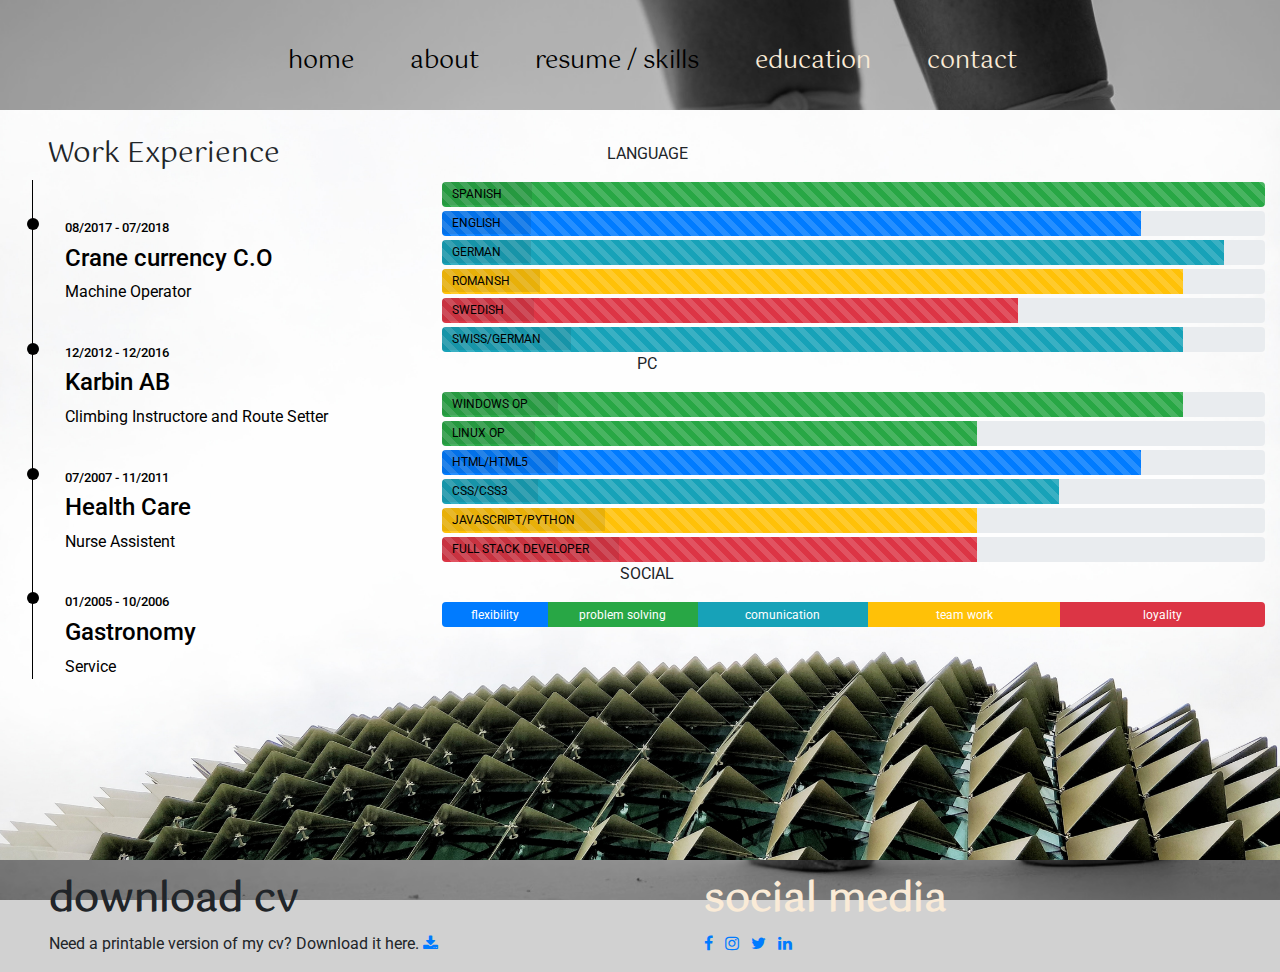
<file: resume1.html>
<!DOCTYPE html>
<html lang="en">

<head>
	<meta charset="UTF-8">
	<meta name="viewport" content="width=device-width, initial-scale=1.0">
	<meta http-equiv="X-UA-Compatible" content="ie=edge">
	<link rel="stylesheet" href="https://maxcdn.bootstrapcdn.com/bootstrap/4.2.1/css/bootstrap.min.css" type="text/css" />
	<link rel="stylesheet" href="https://stackpath.bootstrapcdn.com/font-awesome/4.7.0/css/font-awesome.min.css">
	<link rel="stylesheet" href="https://stackpath.bootstrapcdn.com/bootstrap/4.4.1/css/bootstrap.min.css" integrity="sha384-Vkoo8x4CGsO3+Hhxv8T/Q5PaXtkKtu6ug5TOeNV6gBiFeWPGFN9MuhOf23Q9Ifjh" crossorigin="anonymous">
	<link rel="stylesheet" href="assets/style1.css">
	<title>The Art of Flexibility</title>
</head>

<body>
	<header class="container-fluid">
		<div class="row">
			<div class="col-12 cv-item">
				<nav class="navbar-expand-sm d-none d-md-block">
					<ul class="nav justify-content-center ">
						<li class="nav-item">
							<a class="nav-link active b" href="index1.html">home</a>
						</li>
						<li class="nav-item ">
							<a class="nav-link b " href="about1.html">about</a>
						</li>
						<li class="nav-item">
							<a class="nav-link b" href="resume1.html">resume / skills</a>
						</li>
						<li class="nav-item">
							<a class="nav-link c" href="education1.html">education</a>
						</li>
						<li class="nav-item">
							<a class="nav-link c" href="contact1.html">contact</a>
						</li>
					</ul>
				</nav>
				<div class="mr-2 d-block d-sm-none">
					<div class="dropdown">
						<a class="btn btn-secondary dropdown-toggle" href="#" role="button" id="dropdownMenuLink" data-toggle="dropdown" aria-haspopup="true" aria-expanded="false">
							Dropdown link
						</a>

						<div class="dropdown-menu" aria-labelledby="dropdownMenuLink">
							<a class="dropdown-item" href="about1.html">about</a>
							<a class="dropdown-item" href="resume1.html">resume</a>
							<a class="dropdown-item" href="education1.html">education</a>
							<a class="dropdown-item" href="contact1.html">contact</a>
						</div>
					</div>
				</div>
			</div>
		</div>
	</header>

	<section>
		<div id="section-resume">
			<div class="row resume-page">
				<div class="col-12 col-md-4 work-history d-none d-md-block">
					<div class="col-12">
						<h3 class="work-title">Work Experience</h3>
					</div>
					<div class="timeline-item" data-dates="08/2017 - 07/2018">
						<h4>Crane currency C.O</h4>
						<p>Machine Operator</p>
					</div>
					<div class="timeline-item" data-dates="12/2012 - 12/2016">
						<h4>Karbin AB</h4>
						<p>Climbing Instructore and Route Setter</p>
					</div>
					<div class="timeline-item" data-dates="07/2007 - 11/2011">
						<h4>Health Care</h4>
						<p>Nurse Assistent</p>
					</div>
					<div class="timeline-item" data-dates="01/2005 - 10/2006">
						<h4>Gastronomy</h4>
						<p>Service</p>
					</div>
				</div>
				<div class="col-12 col-md-8 skills-item">

					<div class="language-skills">
						<div class="col-12 col-md-6">
							<p class="uppercase item">language</p>
						</div>
						<div class="language-skills progress">
							<div class="progress-bar-striped bg-success" role="progressbar" aria-valuenow="100" aria-valuemin="0" aria-valuemax="100" style="width: 100%;">
								<span class="sr-only">100% complete</span>
							</div>
							<div>
								<span class="progress-type uppercase">spanish</span>
							</div>
						</div>
						<div class="language-skills progress">
							<div class="progress-bar progress-bar-striped " role="progressbar" aria-valuenow="85" aria-valuemin="0" aria-valuemax="85" style="width: 85%;">
								<span class="sr-only">85% complete</span>
							</div>
							<div>
								<span class="progress-type uppercase">english</span>
							</div>
						</div>
						<div class="language-skills progress">
							<div class="progress-bar progress-bar-striped bg-info" role="progressbar" aria-valuenow="95" aria-valuemin="0" aria-valuemax="95" style="width: 95%;">
								<span class="sr-only">95% complete</span>
							</div>
							<div>
								<span class="progress-type uppercase">german</span>
							</div>
						</div>
						<div class="language-skills progress">
							<div class="progress-bar progress-bar-striped bg-warning" role="progressbar" aria-valuenow="90" aria-valuemin="0" aria-valuemax="90" style="width: 90%;">
								<span class="sr-only">90% complete</span>
							</div>
							<div>
								<span class="progress-type uppercase">romansh</span>
							</div>
						</div>
						<div class="language-skills progress">
							<div class="progress-bar progress-bar-striped bg-danger" role="progressbar" aria-valuenow="70" aria-valuemin="0" aria-valuemax="70" style="width: 70%;">
								<span class="sr-only">70% complete</span>
							</div>
							<div>
								<span class="progress-type uppercase">swedish</span>
							</div>
						</div>
						<div class="language-skills progress">
							<div class="progress-bar progress-bar-striped bg-info" role="progressbar" aria-valuenow="90" aria-valuemin="0" aria-valuemax="90" style="width: 90%;">
								<span class="sr-only">90% complete</span>
							</div>
							<div>
								<span class="progress-type uppercase">swiss/german</span>
							</div>
						</div>
					</div>

					<div class="pc-skills">
						<div class="col-12 col-md-6">
							<p class="uppercase item">pc</p>
						</div>
						<div class="pc-skills progress">
							<div class="progress-bar-striped bg-success" role="progressbar" aria-valuenow="90" aria-valuemin="0" aria-valuemax="100" style="width: 90%;">
								<span class="sr-only">90% complete</span>
							</div>
							<div>
								<span class="progress-type uppercase">windows op</span>
							</div>
						</div>
						<div class="pc-skills progress">
							<div class="progress-bar-striped bg-success" role="progressbar" aria-valuenow="65" aria-valuemin="0" aria-valuemax="65" style="width: 65%;">
								<span class="sr-only">65% complete</span>
							</div>
							<div>
								<span class="progress-type uppercase">linux op</span>
							</div>
						</div>
						<div class="pc-skills progress">
							<div class="progress-bar progress-bar-striped " role="progressbar" aria-valuenow="85" aria-valuemin="0" aria-valuemax="85" style="width: 85%;">
								<span class="sr-only">85% complete</span>
							</div>
							<div>
								<span class="progress-type uppercase">html/html5</span>
							</div>
						</div>
						<div class="pc-skills progress">
							<div class="progress-bar progress-bar-striped bg-info" role="progressbar" aria-valuenow="75" aria-valuemin="0" aria-valuemax="75" style="width: 75%;">
								<span class="sr-only">75% complete</span>
							</div>
							<div>
								<span class="progress-type uppercase">css/css3</span>
							</div>
						</div>
						<div class="pc-skills progress">
							<div class="progress-bar progress-bar-striped bg-warning" role="progressbar" aria-valuenow="65" aria-valuemin="0" aria-valuemax="65" style="width: 65%;">
								<span class="sr-only">65% complete</span>
							</div>
							<div>
								<span class="progress-type uppercase">javascript/python</span>
							</div>
						</div>
						<div class="pc-skills progress">
							<div class="progress-bar progress-bar-striped bg-danger" role="progressbar" aria-valuenow="65" aria-valuemin="0" aria-valuemax="65" style="width: 65%;">
								<span class="sr-only">65% complete</span>
							</div>
							<div>
								<span class="progress-type uppercase">full stack developer</span>
							</div>
						</div>
					</div>

					<div class="social-skills">
						<div class="col-12 col-md-6">
							<p class="uppercase item">social</p>
						</div>
						<div class="progress social-item">
							<div class="progress-bar" role="progressbar" style="width: 25%" aria-valuenow="25" aria-valuemin="0" aria-valuemax="20">flexibility</div>
							<div class="progress-bar bg-success" role="progressbar" style="width: 35%" aria-valuenow="35" aria-valuemin="0" aria-valuemax="35">problem solving</div>
							<div class="progress-bar bg-info" role="progressbar" style="width: 40%" aria-valuenow="40" aria-valuemin="0" aria-valuemax="40">comunication</div>
							<div class="progress-bar bg-warning" role="progressbar" style="width: 45%" aria-valuenow="45" aria-valuemin="0" aria-valuemax="45">team work</div>
							<div class="progress-bar bg-danger" role="progressbar" style="width: 48%" aria-valuenow="48" aria-valuemin="0" aria-valuemax="48">loyality</div>
						</div>
					</div>
				</div>

			</div>
		</div>
	</section>

	<footer>
		<div class="row footer-position">
			<div class="col-12 col-md-6 download-cv footer-page">
				<h1>download cv</h1>
				<p class="inline-block">
					Need a printable version of my cv? Download it here.
					<a href="assets/cv/sample-cv%20(1).pdf" target="_blank" class="cv-pdf">
						<i class="fa fa-download" aria-hidden="true"></i>
						<span class="sr-only">Download Link</span>
					</a>
				</p>
			</div>

			<div class="col-12 col-md-6 c social-media footer-page">
				<h1>social media</h1>
				<ul class="list-inline social-links">
					<li class="list-inline-item">
						<a target="_blank" href="#">
							<i class="fa fa-facebook" aria-hidden="true"></i>
							<span class="sr-only">Facebook</span>
						</a>
					</li>
					<li class="list-inline-item">
						<a target="_blank" href="#">
							<i class="fa fa-instagram" aria-hidden="true"></i>
							<span class="sr-only">Instagram</span>
						</a>
					</li>
					<li class="list-inline-item">
						<a target="_blank" href="#">
							<i class="fa fa-twitter" aria-hidden="true"></i>
							<span class="sr-only">Twitter</span>
						</a>
					</li>
					<li class="list-inline-item">
						<a target="_blank" href="#">
							<i class="fa fa-linkedin" aria-hidden="true"></i>
							<span class="sr-only">Linkedin</span>
						</a>
					</li>
				</ul>
			</div>
		</div>


	</footer>
	<script src="https://ajax.googleapis.com/ajax/libs/jquery/3.4.1/jquery.min.js"></script>
	<script src="https://stackpath.bootstrapcdn.com/bootstrap/4.4.1/js/bootstrap.min.js" integrity="sha384-wfSDF2E50Y2D1uUdj0O3uMBJnjuUD4Ih7YwaYd1iqfktj0Uod8GCExl3Og8ifwB6" crossorigin="anonymous"></script>
</body></html>
</file>
<file: assets/style.css>
@import url('https://fonts.googleapis.com/css?family=Gotu:100,200,300,400,500,600,700|Roboto&display=swap:100,200,300,400,500,600,700');

* {
	margin: 0;
	padding: 0;
	border: 0;
}

body {
	background: url(images/nihal-demirci-0ME-BIUBmUs-unsplash.jpg) no-repeat center;
	background-size: cover;
	-webkit-background-size: cover;
	-moz-background-size: cover;
	-o-background-size: cover;
	box-sizing: border-box;
	height: flex;
}

/*--------------------------cv-page nav---*/
#home-page {
	padding: 2em 1.5em;
	background-color: rgba(25, 25, 25, 0.05);
}

.cv-item {
	font-family: gotu, sans-serif;
	font-size: 1.5em;
	padding-left: 6em;
}


.c {
	color: antiquewhite;
}

.b {
	color: black;
}

/*--------------------------cv-page content---*/

.presentation-page {}

.presentation-title {
	padding: 19em 9em 11em 5em;
}

h1,
h2,
h3 {
	font-family: gotu, sans-serif;
}

h1 {
	font-weight: 600;
}

/*--------------------------about-page content---*/
.about-content-page {
	background-color: dimgrey;

}

.about-content-page img {
	height: flex;
	width: 100%;
	padding: 0.5em 0.5em;
	border-bottom-left-radius: 25px;
	border-top-left-radius: 25px;
	border-top-right-radius: 25px;
	border-bottom-right-radius: 25px;
}

.info-item-title {
	text-align: center;
	padding: 0.5em 0.5em;
}

.key,
.value {
	display: inline-block;
	font-family: gotu, sans-serif;
	padding: 1em;

}

.key,
.key1 {
	font-weight: 600;
}

.value,
.value1 {
	font-weight: 100;
	font-size: 1em;
	color: antiquewhite;
}

.who-i-am {
	text-align: center;
	margin: 0;
	padding: 0.5em 1em;
}

.p-info {
	padding: 1em 0.5em;
	text-align: center;
	color: antiquewhite;
	font-weight: 100;
	font-size: 1em;
}



/*--------------------------resume/skills content---*/

#section-resume {
	background: url(images/timj-ots0EOYuGtU-unsplash.jpg);
	background-repeat: no-repeat;
	background-size: cover;
	-webkit-background-size: cover;
	-moz-background-size: cover;
	-o-background-size: cover;
	box-sizing: border-box;
}

.resume-page {
	width: 100%;
}

.work-history {
	padding: 6em 3em;
}

.work-title {
	padding-top: 0.5em;
	padding-bottom: 1em;
	font-weight: 600;
}

.work-name {
	font-family: gotu, sans-serif;
	font-weight: 600;
	font-size: 1em;
	padding-top: 0.7em;
	padding-bottom: 1em;
}

.work-position {
	padding: 0;
	font-family: gotu, sans-serif;
}

.timeline-item {
	padding: 1em 1.5em;
	position: relative;
	color: black;
	border-left: 1px solid;
	box-sizing: border-box;
}

.timeline-item:before {
	content: attr(data-dates);
	position: absolute;
	left: 2em;
	top: 3em;
	display: block;
	font-weight: 500;
	font-size: 0.8em;
}

.timeline-item:after {
	width: 12px;
	height: 12px;
	display: block;
	top: 2.4em;
	position: absolute;
	left: -6px;
	border-radius: 12px;
	content: '';
	background: black;
}

.skills-item {
	margin: 0;
	padding-top: 5em;

}

.language-skills,
.pc-skills {
	font-family: roboto, sans-serif;

}

.item {
	text-align: center;
	font-family: gotu, sans-serif;
	font-weight: 600;
	padding-top: 3em;
}

.social-item {
	font-family: roboto, sans-serif;
}

.progress {
	position: relative;
	height: 25px;
	margin-top: 4px;
}

.progress-type {
	position: absolute;
	left: 0px;
	font-weight: 400;
	padding: 3px 30px 2px 10px;
	color: black;
	background-color: rgba(25, 25, 25, 0.1);
}



/*--------------------------education content---*/
.education-section {
	background-color: antiquewhite;
}

.education-image img {
	height: flex;
	width: 100%;
	padding: 0.5em 0.5em;
	border-bottom-left-radius: 25px;
	border-top-left-radius: 25px;
	border-top-right-radius: 25px;
	border-bottom-right-radius: 25px;
}

.education-title {
	font-family: gotu, sans-serif;
	height: 3em;
	padding-top: 1em;
	font-weight: 700;
	font-size: 2em;
	color: black;
	background-color: rgba(25, 25, 25, 0.2);
	border-bottom-left-radius: 25px;
	border-top-left-radius: 25px;
	border-top-right-radius: 25px;
	border-bottom-right-radius: 25px;
}

.uppercase {
	text-transform: uppercase;
}

.education-item {
	text-align: center;
	color: black;
	font-family: gotu, sans-serif;
	font-size: 1.5em;
	font-weight: 600;
}

/*--------------------------contact content---*/

.contact-page {
	box-sizing: border-box;
	background-color: darkgray;
	position: relative;
}

.contact-heading {
	padding-top: 6em;
	font-weight: 600;
	font-size: 2em;
}

.contact-form-text {
	padding-top: 0.5;
	text-transform: capitalize;
	font-weight: 300;
	font-size: 2em;
	color: antiquewhite;
	padding-bottom: 1em;
}

.center-form {
	padding-top: 10px;
	margin: 0 auto;
	max-width: 70%;
}

button[type="submit"] {
	margin-top: 25px;
	margin-bottom: 20px;
	color: antiquewhite;
	background-color: dimgray;
	font-size: 1.5em;
	font-family: roboto, sans-serif;
}

/*--------------------------cv-page footer---*/
footer {
	padding: 2em 1.5em;
	background-color: rgba(25, 25, 25, 0.05);
}

.footer-page,
.social-links {
	font-size: 1em;
	font-weight: 700;
	text-align: center
}

.download-text {
	text-align: center;
	font-family: gotu, sans-serif;
	font-weight: 500;
	font-size: 1em;
}

.download-cv i {
	font-size: 160%;
	margin: 1%;
	color: black;
}

.social-links i {
	font-size: 160%;
	margin: 1%;
	padding: 5%;
	color: antiquewhite;
}

/*--------------------------other style---*/
.key1,
.value1 {
	text-align: center;
	font-family: roboto, sans-serif;
}

.key1 {
	font-weight: 700;
	background-color: rgba(25, 25, 25, 0.2);
}

.dropdown {
	text-transform: uppercase;
	font-family: gotu, sans-serif;
	padding-top: 2em;
	text-align: center;
}

/*--------------------------responsive div---*/
</file>
<file: assets/style1.css>
@import url('https://fonts.googleapis.com/css?family=Gotu:100,200,300,400,500,600,700|Roboto&display=swap:100,200,300,400,500,600,700');

body {
	background-image: url(images/nihal-demirci-0ME-BIUBmUs-unsplash.jpg);
	height: 100%;
	width: 100%;
	background-repeat: no-repeat;
	background-attachment: fixed;
	background-size: cover;
	-webkit-background-size: cover;
	-moz-background-size: cover;
	-o-background-size: cover;
}

/*--------------------------cv-page nav---*/
.cv-item {
	margin: 0;
	height: 110px;
	padding: 35px 25px 35px 25px;
	font-family: gotu, sans-serif;
	font-size: 1.5em;
	background-color: rgba(25, 25, 25, 0.2);

}

.cv-item li {
	padding-left: 1em;
}

.c {
	color: antiquewhite;
}

.b {
	color: black;
}

/*--------------------------about-page content---*/
.about-content-page {
	background-color: darkgray;
	height:

}

.about-content-page img {
	height: 100%;
	width: 100%
}

.info-item-title {
	text-align: center;
}

.about-personal-info {}

.key,
.value {
	display: inline-block;
	font-family: gotu, sans-serif;
	font-weight: 700;
	margin: 0;
	padding: 1em;

}

.value {
	font-weight: 500;
}

.who-i-am {
	text-align: center;
	margin: 10px;
}

.p-info {
	padding: 10px;
	text-align: center;
}

.about-picture img {
	border-bottom-left-radius: 25px;
	border-top-left-radius: 25px;
	border-top-right-radius: 25px;
	border-bottom-right-radius: 25px;
}

/*--------------------------resume content---*/

#section-resume {
	margin: 0;
	padding: 0;
	background-image: url(images/timj-ots0EOYuGtU-unsplash.jpg);
	height: 100%;
	width: 100% background-repeat: no-repeat;
	background-attachment: fixed;
	background-size: cover;
	-webkit-background-size: cover;
	-moz-background-size: cover;
	-o-background-size: cover;
}

.resume-page {
	margin: 0;
	padding: 0;
	height: 750px;

}

.work-history {
	padding-left: 2em;
}

.work-title {
	padding-top: 1em
}

.timeline-item {
	padding: 4em 2em 0em 2em;
	position: relative;
	color: black;
	border-left: 1px solid;
}

.timeline-item p {
	padding: 0;
	margin: 0;
}

.timeline-item:before {
	content: attr(data-dates);
	position: absolute;
	left: 2.5em;
	top: 3em;
	display: block;
	font-weight: 500;
	font-size: 0.8em;
	padding: 0;
	margin: 0;
}

.timeline-item:after {
	width: 12px;
	height: 12px;
	display: block;
	top: 2.4em;
	position: absolute;
	left: -6px;
	border-radius: 12px;
	content: '';
	background: black;
}

.skills-item {
	margin: 0;
	padding-top: 2em;
}

.language-skills,
.pc-skills,
.social-skills {
	text-align: center;
	font-family: roboto, sans-serif;
}

.progress {
	position: relative;
	height: 25px;
	margin-top: 4px;
}

.progress-type {
	position: absolute;
	left: 0px;
	font-weight: 400;
	padding: 3px 30px 2px 10px;
	color: black;
	background-color: rgba(25, 25, 25, 0.1);
}






/*--------------------------responsive div---*/
.personal-info-small-device {
	margin: 0;
	padding: 0;
}

.key1,
.value1 {
	text-align: center;
	font-family: roboto, sans-serif;

}

.key1 {
	font-weight: 700;
	background-color: rgba(25, 25, 25, 0.2);
}




/*--------------------------cv-page content---*/

.presentation-page {
	margin: 0;
	padding: 19em 9em 11em 5em;
}

h1,
h2,
h3 {
	font-family: gotu, sans-serif;
}

h1 {
	font-weight: 600;
}

/*--------------------------education content---*/
.education-page {
	margin: 0;
	padding: 0;
}

.education-image img {
	height: 350px;
	width: 100%;
}

.education-section {
	background-color: black;
}

.education-title {
	font-family: gotu, sans-serif;
	height: 3em;
	padding-top: 1em;
	font-weight: 700;
	font-size: 2em;
	color: antiquewhite;
	background-color: rgba(25, 25, 25, 0.2);
}

.uppercase {
	text-transform: uppercase;
}

.education-item {
	text-align: center;
	color: antiquewhite;
}

/*--------------------------contact content---*/

.contact-page {
	height: 629px;
	background-color: darkgray;
	position: relative;
}

.contact-heading {
	margin-top: 3em;
	margin-bottom: 1em;
}

.center-form {
	padding-top: 10px;
	margin: 0 auto;
	max-width: 70%;
}

button[type="submit"] {
	margin-top: 25px;
	margin-bottom: 20px;
	color: antiquewhite;
	background-color: dimgray;
}

/*--------------------------cv-page footer---*/

.footer-page {

	margin: 0;
	padding-left: 4em;
	padding-top: 1em;
	background-color: rgba(25, 25, 25, 0.2);
}
</file>
